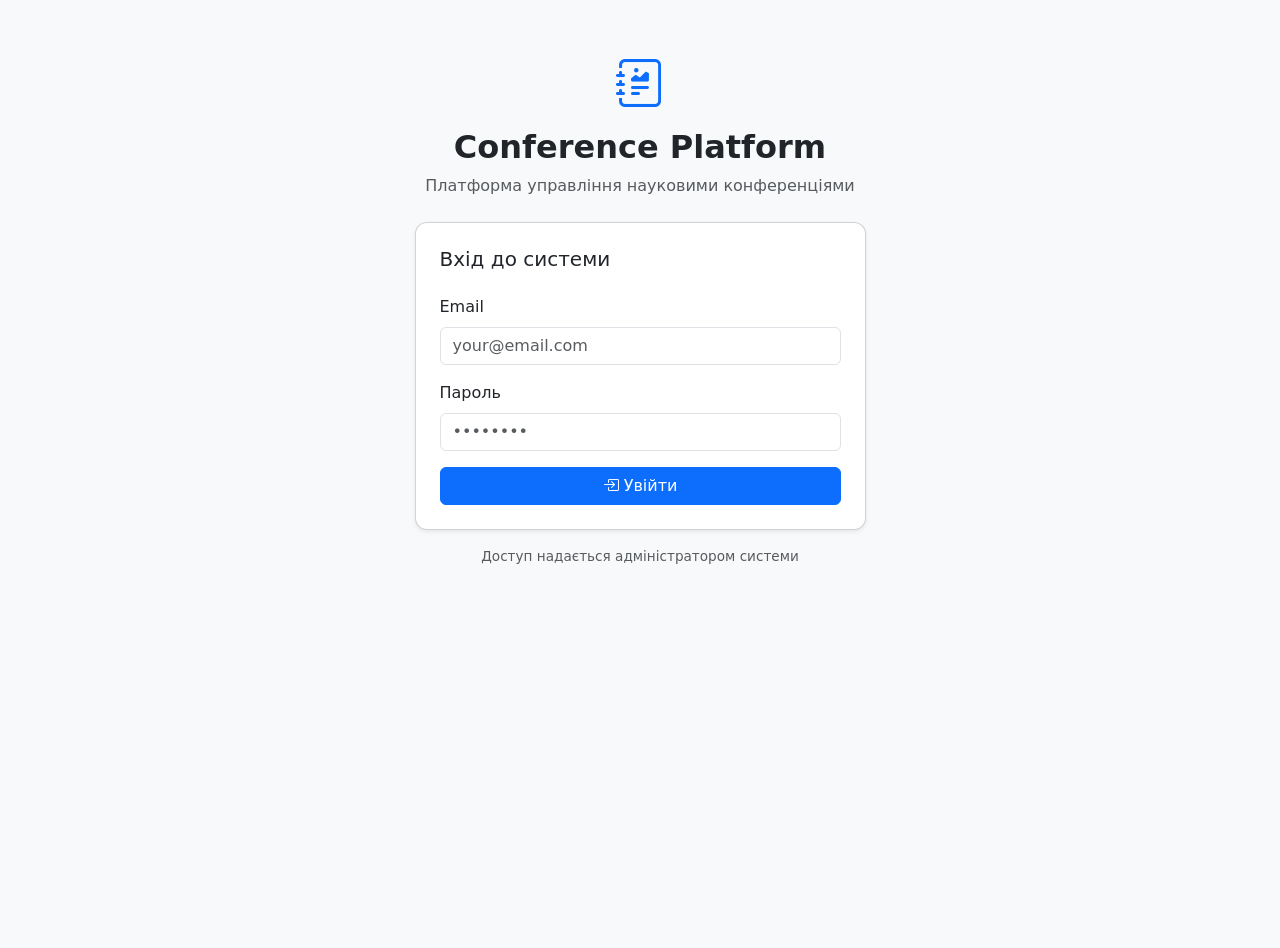
<file: frontend/index.html>
<!DOCTYPE html>
<html lang="uk">
<head>
  <meta charset="UTF-8">
  <meta name="viewport" content="width=device-width, initial-scale=1">
  <title>Conference Platform — Вхід</title>
  <link href="https://cdn.jsdelivr.net/npm/bootstrap@5.3.0/dist/css/bootstrap.min.css" rel="stylesheet">
  <link href="https://cdn.jsdelivr.net/npm/bootstrap-icons@1.10.5/font/bootstrap-icons.css" rel="stylesheet">
  <link href="css/main.css" rel="stylesheet">
</head>
<body class="bg-light">

<div class="container">
  <div class="row justify-content-center mt-5">
    <div class="col-md-5">

      <div class="text-center mb-4">
        <i class="bi bi-journal-richtext text-primary" style="font-size: 3rem;"></i>
        <h2 class="fw-bold mt-2">Conference Platform</h2>
        <p class="text-muted">Платформа управління науковими конференціями</p>
      </div>

      <div class="card shadow-sm">
        <div class="card-body p-4">
          <h5 class="card-title mb-4">Вхід до системи</h5>
          <div id="loginError" class="alert alert-danger d-none"></div>
          <div class="mb-3">
            <label for="loginEmail" class="form-label">Email</label>
            <input type="email" id="loginEmail" class="form-control" placeholder="your@email.com">
          </div>
          <div class="mb-3">
            <label for="loginPassword" class="form-label">Пароль</label>
            <input type="password" id="loginPassword" class="form-control" placeholder="••••••••">
          </div>
          <button class="btn btn-primary w-100" onclick="doLogin()">
            <i class="bi bi-box-arrow-in-right"></i> Увійти
          </button>
        </div>
      </div>

      <p class="text-center text-muted mt-3" style="font-size: 0.85rem;">
        Доступ надається адміністратором системи
      </p>

    </div>
  </div>
</div>

<script src="https://cdn.jsdelivr.net/npm/bootstrap@5.3.0/dist/js/bootstrap.bundle.min.js"></script>
<script src="js/api.js"></script>
<script src="js/auth.js"></script>
<script src="js/router.js"></script>
<script>
  if (auth.isLoggedIn()) redirectByRole();

  async function doLogin() {
    const email = document.getElementById("loginEmail").value.trim();
    const password = document.getElementById("loginPassword").value;
    const errEl = document.getElementById("loginError");
    errEl.classList.add("d-none");

    try {
      const data = await api.login({ email, password });
      auth.saveSession(data.access_token, null);
      await redirectByRole();
    } catch (e) {
      errEl.textContent = e.message;
      errEl.classList.remove("d-none");
    }
  }

  document.addEventListener("keydown", (e) => {
    if (e.key === "Enter") doLogin();
  });
</script>
</body>
</html>
</file>
<file: frontend/css/main.css>
body {
  min-height: 100vh;
}

.navbar-brand {
  font-weight: 700;
}

.card {
  border-radius: 12px;
}

.status-badge {
  font-size: 0.8rem;
}

.table th {
  background-color: #f8f9fa;
}
</file>
